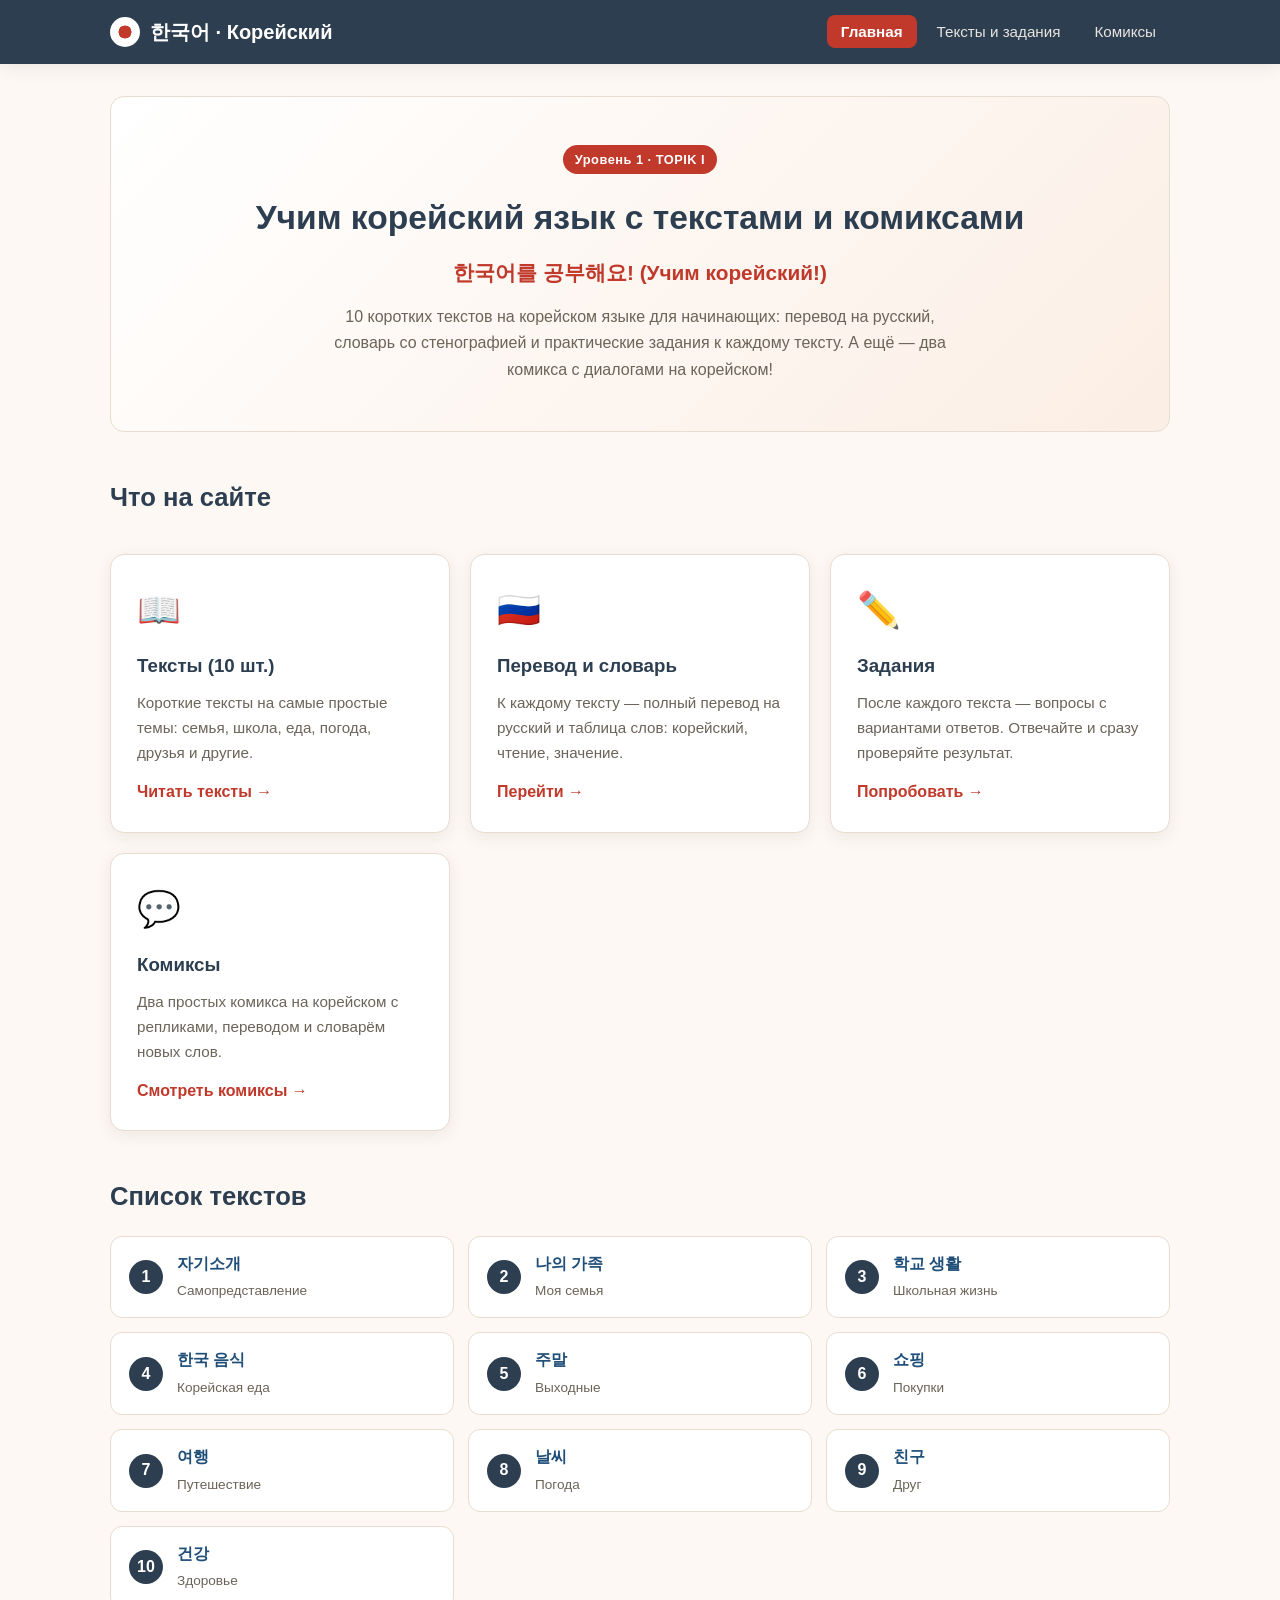
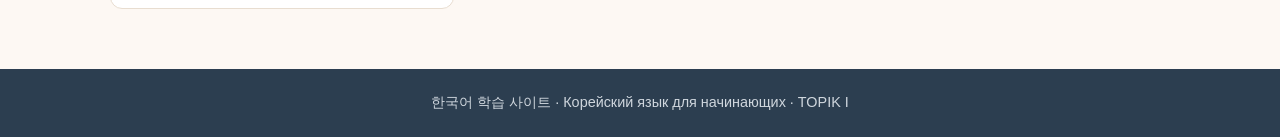
<file: index.html>
<!DOCTYPE html>
<html lang="ru">
<head>
  <meta charset="UTF-8">
  <meta name="viewport" content="width=device-width, initial-scale=1.0">
  <title>한국어 — Корейский язык | TOPIK I</title>
  <link rel="stylesheet" href="css/style.css">
  <!-- Yandex.Metrika counter -->
  <script type="text/javascript">
      (function(m,e,t,r,i,k,a){
          m[i]=m[i]||function(){(m[i].a=m[i].a||[]).push(arguments)};
          m[i].l=1*new Date();
          for (var j = 0; j < document.scripts.length; j++) {if (document.scripts[j].src === r) { return; }}
          k=e.createElement(t),a=e.getElementsByTagName(t)[0],k.async=1,k.src=r,a.parentNode.insertBefore(k,a)
      })(window, document,'script','https://mc.yandex.ru/metrika/tag.js?id=113306247', 'ym');

      ym(113306247, 'init', {ssr:true, webvisor:true, clickmap:true, ecommerce:"dataLayer", referrer: document.referrer, url: location.href, accurateTrackBounce:true, trackLinks:true});
  </script>
  <noscript><div><img src="https://mc.yandex.ru/watch/113306247" style="position:absolute; left:-9999px;" alt="" /></div></noscript>
  <!-- /Yandex.Metrika counter -->
  <!-- Yandex.Metrika counter -->
  <script type="text/javascript">
      (function(m,e,t,r,i,k,a){
          m[i]=m[i]||function(){(m[i].a=m[i].a||[]).push(arguments)};
          m[i].l=1*new Date();
          for (var j = 0; j < document.scripts.length; j++) {if (document.scripts[j].src === r) { return; }}
          k=e.createElement(t),a=e.getElementsByTagName(t)[0],k.async=1,k.src=r,a.parentNode.insertBefore(k,a)
      })(window, document,'script','https://mc.yandex.ru/metrika/tag.js?id=113307696', 'ym');

      ym(113307696, 'init', {ssr:true, webvisor:true, clickmap:true, ecommerce:"dataLayer", referrer: document.referrer, url: location.href, accurateTrackBounce:true, trackLinks:true});
  </script>
  <noscript><div><img src="https://mc.yandex.ru/watch/113307696" style="position:absolute; left:-9999px;" alt="" /></div></noscript>
  <!-- /Yandex.Metrika counter -->
</head>
<body>

<header>
  <div class="nav">
    <a class="logo" href="index.html"><span class="flag"></span>한국어 · Корейский</a>
    <nav>
      <ul>
        <li><a href="index.html" class="active">Главная</a></li>
        <li><a href="texts.html">Тексты и задания</a></li>
        <li><a href="comics.html">Комиксы</a></li>
      </ul>
    </nav>
  </div>
</header>

<main>
  <section class="hero">
    <span class="badge">Уровень 1 · TOPIK I</span>
    <h1>Учим корейский язык с текстами и комиксами</h1>
    <div class="kr">한국어를 공부해요! (Учим корейский!)</div>
    <p>
      10 коротких текстов на корейском языке для начинающих: перевод на русский,
      словарь со стенографией и практические задания к каждому тексту.
      А ещё — два комикса с диалогами на корейском!
    </p>
  </section>

  <h2 class="section-title">Что на сайте</h2>
  <div class="cards">
    <div class="card">
      <div class="icon">📖</div>
      <h3>Тексты (10 шт.)</h3>
      <p>Короткие тексты на самые простые темы: семья, школа, еда, погода, друзья и другие.</p>
      <a href="texts.html">Читать тексты →</a>
    </div>
    <div class="card">
      <div class="icon">🇷🇺</div>
      <h3>Перевод и словарь</h3>
      <p>К каждому тексту — полный перевод на русский и таблица слов: корейский, чтение, значение.</p>
      <a href="texts.html#text-1">Перейти →</a>
    </div>
    <div class="card">
      <div class="icon">✏️</div>
      <h3>Задания</h3>
      <p>После каждого текста — вопросы с вариантами ответов. Отвечайте и сразу проверяйте результат.</p>
      <a href="texts.html#text-1">Попробовать →</a>
    </div>
    <div class="card">
      <div class="icon">💬</div>
      <h3>Комиксы</h3>
      <p>Два простых комикса на корейском с репликами, переводом и словарём новых слов.</p>
      <a href="comics.html">Смотреть комиксы →</a>
    </div>
  </div>

  <h2 class="section-title">Список текстов</h2>
  <ul class="text-list">
    <li><a href="texts.html#text-1"><span class="num">1</span><span><span class="kr-title">자기소개</span><br><span class="ru-title">Самопредставление</span></span></a></li>
    <li><a href="texts.html#text-2"><span class="num">2</span><span><span class="kr-title">나의 가족</span><br><span class="ru-title">Моя семья</span></span></a></li>
    <li><a href="texts.html#text-3"><span class="num">3</span><span><span class="kr-title">학교 생활</span><br><span class="ru-title">Школьная жизнь</span></span></a></li>
    <li><a href="texts.html#text-4"><span class="num">4</span><span><span class="kr-title">한국 음식</span><br><span class="ru-title">Корейская еда</span></span></a></li>
    <li><a href="texts.html#text-5"><span class="num">5</span><span><span class="kr-title">주말</span><br><span class="ru-title">Выходные</span></span></a></li>
    <li><a href="texts.html#text-6"><span class="num">6</span><span><span class="kr-title">쇼핑</span><br><span class="ru-title">Покупки</span></span></a></li>
    <li><a href="texts.html#text-7"><span class="num">7</span><span><span class="kr-title">여행</span><br><span class="ru-title">Путешествие</span></span></a></li>
    <li><a href="texts.html#text-8"><span class="num">8</span><span><span class="kr-title">날씨</span><br><span class="ru-title">Погода</span></span></a></li>
    <li><a href="texts.html#text-9"><span class="num">9</span><span><span class="kr-title">친구</span><br><span class="ru-title">Друг</span></span></a></li>
    <li><a href="texts.html#text-10"><span class="num">10</span><span><span class="kr-title">건강</span><br><span class="ru-title">Здоровье</span></span></a></li>
  </ul>
</main>

<footer>
  한국어 학습 사이트 · Корейский язык для начинающих · TOPIK I
</footer>

<script src="js/main.js"></script>
</body>
</html>
</file>
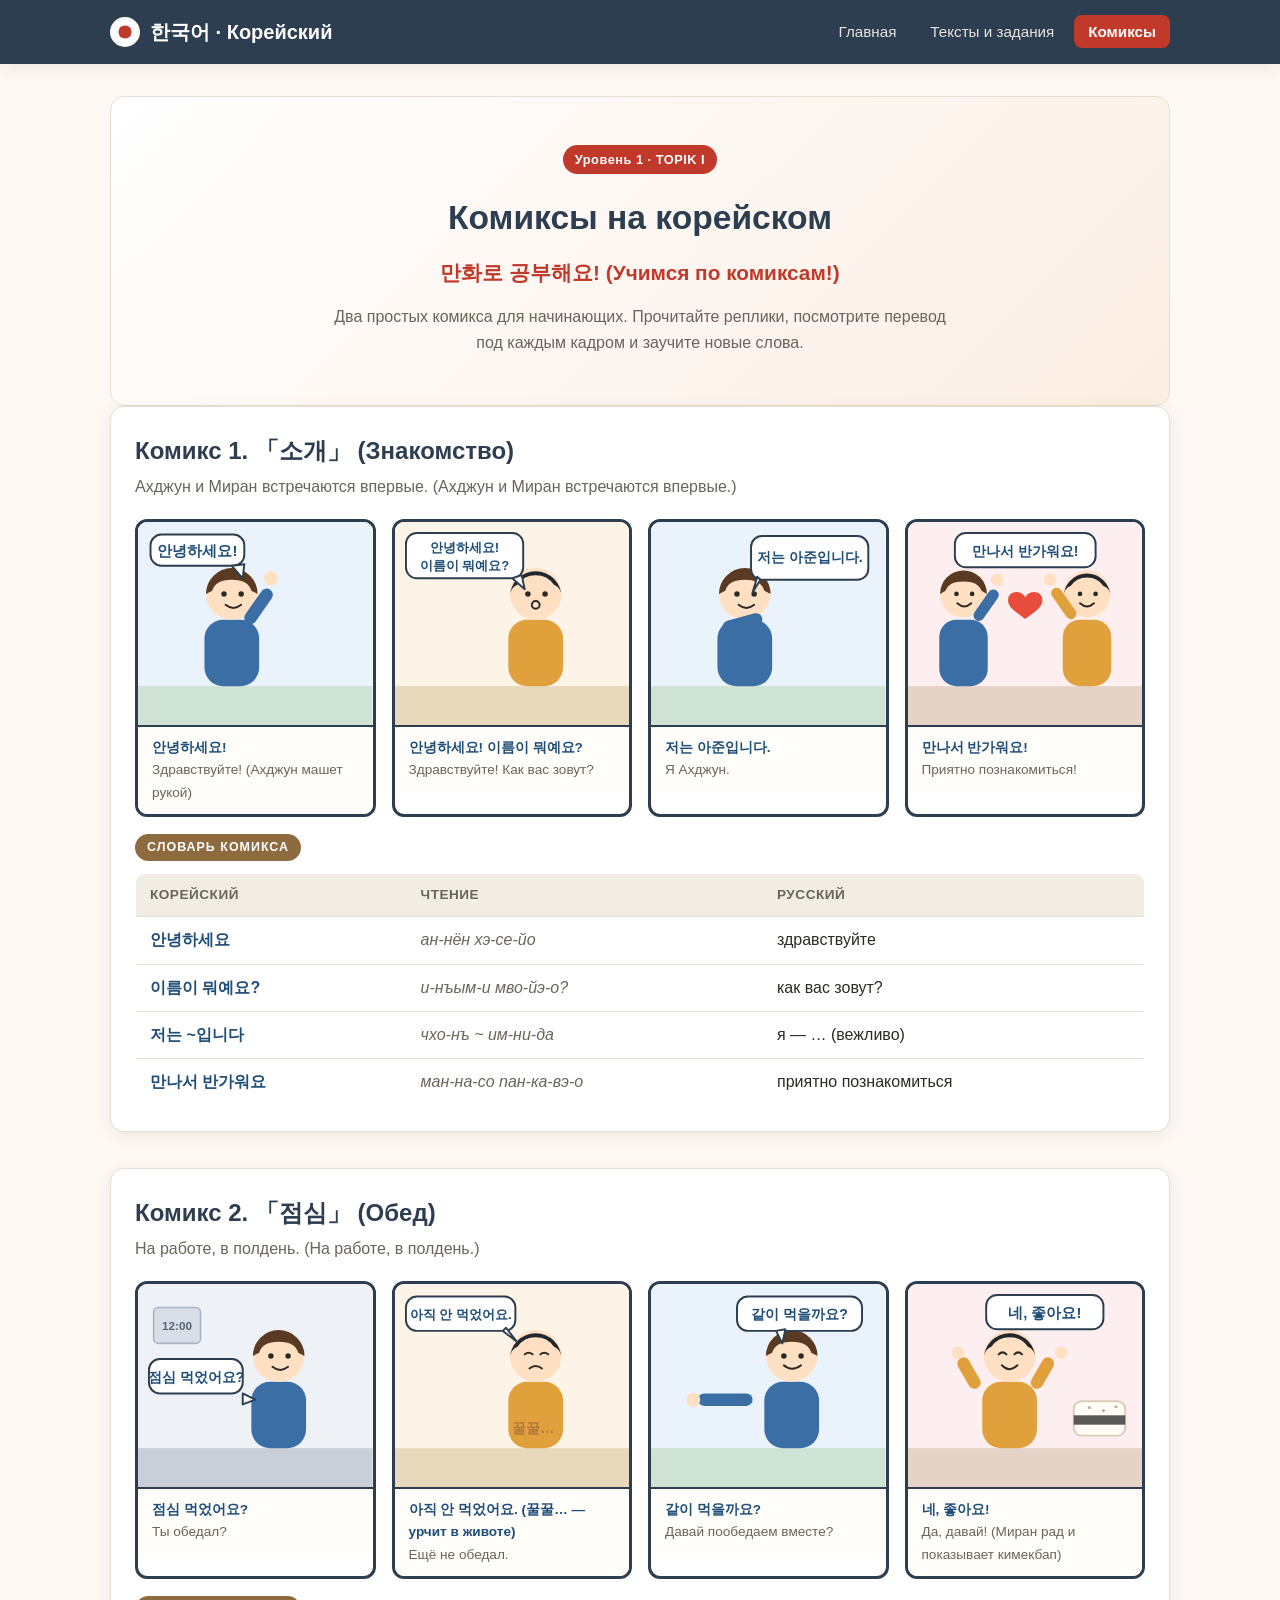
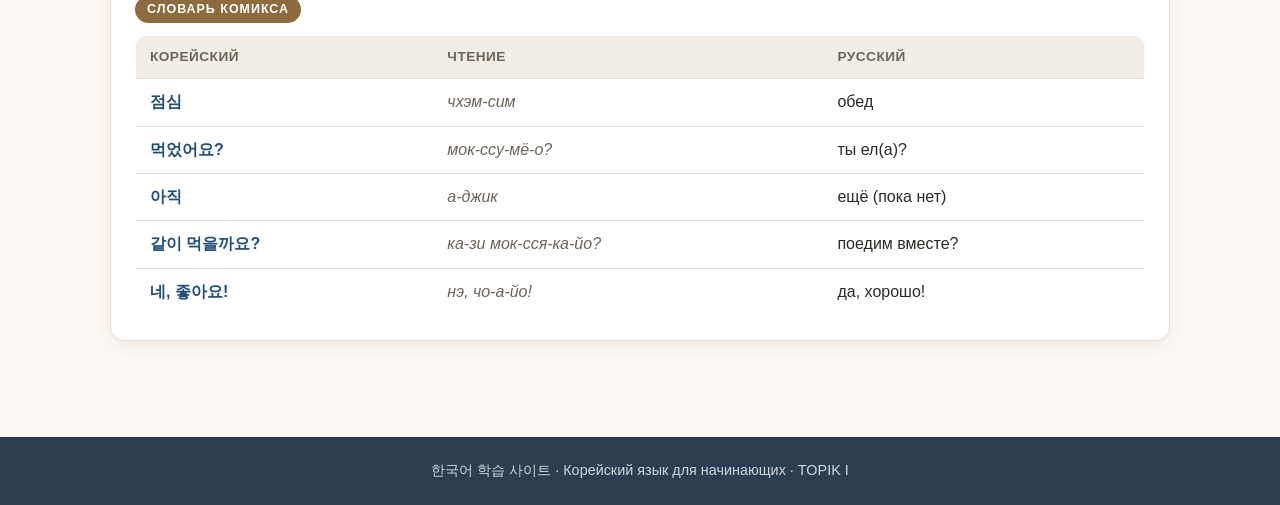
<file: comics.html>
<!DOCTYPE html>
<html lang="ru">
<head>
  <meta charset="UTF-8">
  <meta name="viewport" content="width=device-width, initial-scale=1.0">
  <title>Комиксы | 한국어 TOPIK I</title>
  <link rel="stylesheet" href="css/style.css">
  <!-- Yandex.Metrika counter -->
  <script type="text/javascript">
      (function(m,e,t,r,i,k,a){
          m[i]=m[i]||function(){(m[i].a=m[i].a||[]).push(arguments)};
          m[i].l=1*new Date();
          for (var j = 0; j < document.scripts.length; j++) {if (document.scripts[j].src === r) { return; }}
          k=e.createElement(t),a=e.getElementsByTagName(t)[0],k.async=1,k.src=r,a.parentNode.insertBefore(k,a)
      })(window, document,'script','https://mc.yandex.ru/metrika/tag.js?id=113306247', 'ym');

      ym(113306247, 'init', {ssr:true, webvisor:true, clickmap:true, ecommerce:"dataLayer", referrer: document.referrer, url: location.href, accurateTrackBounce:true, trackLinks:true});
  </script>
  <noscript><div><img src="https://mc.yandex.ru/watch/113306247" style="position:absolute; left:-9999px;" alt="" /></div></noscript>
  <!-- /Yandex.Metrika counter -->
  <!-- Yandex.Metrika counter -->
  <script type="text/javascript">
      (function(m,e,t,r,i,k,a){
          m[i]=m[i]||function(){(m[i].a=m[i].a||[]).push(arguments)};
          m[i].l=1*new Date();
          for (var j = 0; j < document.scripts.length; j++) {if (document.scripts[j].src === r) { return; }}
          k=e.createElement(t),a=e.getElementsByTagName(t)[0],k.async=1,k.src=r,a.parentNode.insertBefore(k,a)
      })(window, document,'script','https://mc.yandex.ru/metrika/tag.js?id=113307696', 'ym');

      ym(113307696, 'init', {ssr:true, webvisor:true, clickmap:true, ecommerce:"dataLayer", referrer: document.referrer, url: location.href, accurateTrackBounce:true, trackLinks:true});
  </script>
  <noscript><div><img src="https://mc.yandex.ru/watch/113307696" style="position:absolute; left:-9999px;" alt="" /></div></noscript>
  <!-- /Yandex.Metrika counter -->
</head>
<body>

<header>
  <div class="nav">
    <a class="logo" href="index.html"><span class="flag"></span>한국어 · Корейский</a>
    <nav>
      <ul>
        <li><a href="index.html">Главная</a></li>
        <li><a href="texts.html">Тексты и задания</a></li>
        <li><a href="comics.html" class="active">Комиксы</a></li>
      </ul>
    </nav>
  </div>
</header>

<main>
  <section class="hero">
    <span class="badge">Уровень 1 · TOPIK I</span>
    <h1>Комиксы на корейском</h1>
    <div class="kr">만화로 공부해요! (Учимся по комиксам!)</div>
    <p>Два простых комикса для начинающих. Прочитайте реплики, посмотрите перевод под каждым кадром и заучите новые слова.</p>
  </section>

  <!-- ==================== КОМИКС 1 ==================== -->
  <article class="comic" id="comic-1">
    <h2>Комикс 1. 「소개」 (Знакомство)</h2>
    <p class="comic-sub">Ахджун и Миран встречаются впервые. (Ахджун и Миран встречаются впервые.)</p>

    <div class="panels">
      <!-- Кадр 1 -->
      <div class="panel">
        <svg viewBox="0 0 300 260" role="img" aria-label="Ахджун машет рукой">
          <rect width="300" height="260" fill="#eaf3fb"/>
          <rect y="210" width="300" height="50" fill="#cfe3d4"/>
          <!-- Ахджун -->
          <rect x="85" y="125" width="70" height="85" rx="24" fill="#3b6ea5"/>
          <circle cx="120" cy="92" r="33" fill="#ffe0c2"/>
          <path d="M87 92 a33 33 0 0 1 66 0 l-8 -4 q-4 -14 -25 -14 q-21 0 -25 14 z" fill="#5a3a22"/>
          <circle cx="110" cy="92" r="3.5" fill="#2d2a26"/>
          <circle cx="132" cy="92" r="3.5" fill="#2d2a26"/>
          <path d="M112 106 q10 8 20 0" stroke="#2d2a26" stroke-width="2.5" fill="none" stroke-linecap="round"/>
          <!-- машущая рука -->
          <rect x="150" y="78" width="16" height="52" rx="8" fill="#3b6ea5" transform="rotate(35 150 100)"/>
          <circle cx="170" cy="72" r="9" fill="#ffe0c2"/>
          <!-- пузырь -->
          <rect x="16" y="16" width="120" height="40" rx="14" fill="#fff" stroke="#2c3e50" stroke-width="2.5"/>
          <path d="M120 56 l14 16 l2 -18 z" fill="#fff" stroke="#2c3e50" stroke-width="2.5" stroke-linejoin="round"/>
          <text x="76" y="43" text-anchor="middle" font-size="19" font-weight="700" fill="#1f4e79" font-family="sans-serif">안녕하세요!</text>
        </svg>
        <div class="panel-caption">
          <span class="kr">안녕하세요!</span><br>
          <span class="ru">Здравствуйте! (Ахджун машет рукой)</span>
        </div>
      </div>

      <!-- Кадр 2 -->
      <div class="panel">
        <svg viewBox="0 0 300 260" role="img" aria-label="Миран спрашивает имя">
          <rect width="300" height="260" fill="#fdf3e7"/>
          <rect y="210" width="300" height="50" fill="#e8d9bd"/>
          <!-- Миран -->
          <rect x="145" y="125" width="70" height="85" rx="24" fill="#e0a13c"/>
          <circle cx="180" cy="92" r="33" fill="#ffe0c2"/>
          <path d="M147 96 a33 33 0 0 1 66 0 q0 -12 -10 -16 q-8 -12 -23 -12 q-15 0 -23 12 q-10 4 -10 16 z" fill="#22262e"/>
          <circle cx="170" cy="92" r="3.5" fill="#2d2a26"/>
          <circle cx="192" cy="92" r="3.5" fill="#2d2a26"/>
          <circle cx="180" cy="106" r="5" fill="none" stroke="#2d2a26" stroke-width="2.5"/>
          <!-- пузырь -->
          <rect x="14" y="14" width="150" height="58" rx="14" fill="#fff" stroke="#2c3e50" stroke-width="2.5"/>
          <path d="M150 72 l16 14 l-4 -18 z" fill="#fff" stroke="#2c3e50" stroke-width="2.5" stroke-linejoin="round"/>
          <text x="89" y="38" text-anchor="middle" font-size="17" font-weight="700" fill="#1f4e79" font-family="sans-serif">안녕하세요!</text>
          <text x="89" y="61" text-anchor="middle" font-size="16" font-weight="700" fill="#1f4e79" font-family="sans-serif">이름이 뭐예요?</text>
        </svg>
        <div class="panel-caption">
          <span class="kr">안녕하세요! 이름이 뭐예요?</span><br>
          <span class="ru">Здравствуйте! Как вас зовут?</span>
        </div>
      </div>

      <!-- Кадр 3 -->
      <div class="panel">
        <svg viewBox="0 0 300 260" role="img" aria-label="Ахджун называет имя">
          <rect width="300" height="260" fill="#eaf3fb"/>
          <rect y="210" width="300" height="50" fill="#cfe3d4"/>
          <!-- Ахджун -->
          <rect x="85" y="125" width="70" height="85" rx="24" fill="#3b6ea5"/>
          <circle cx="120" cy="92" r="33" fill="#ffe0c2"/>
          <path d="M87 92 a33 33 0 0 1 66 0 l-8 -4 q-4 -14 -25 -14 q-21 0 -25 14 z" fill="#5a3a22"/>
          <circle cx="110" cy="92" r="3.5" fill="#2d2a26"/>
          <circle cx="132" cy="92" r="3.5" fill="#2d2a26"/>
          <path d="M112 106 q10 8 20 0" stroke="#2d2a26" stroke-width="2.5" fill="none" stroke-linecap="round"/>
          <!-- указывающий на себя жест -->
          <rect x="92" y="128" width="52" height="16" rx="8" fill="#3b6ea5" transform="rotate(-15 92 136)"/>
          <!-- пузырь -->
          <rect x="128" y="18" width="150" height="56" rx="14" fill="#fff" stroke="#2c3e50" stroke-width="2.5"/>
          <path d="M140 74 l-10 16 l6 -20 z" fill="#fff" stroke="#2c3e50" stroke-width="2.5" stroke-linejoin="round"/>
          <text x="203" y="51" text-anchor="middle" font-size="18" font-weight="700" fill="#1f4e79" font-family="sans-serif">저는 아준입니다.</text>
        </svg>
        <div class="panel-caption">
          <span class="kr">저는 아준입니다.</span><br>
          <span class="ru">Я Ахджун.</span>
        </div>
      </div>

      <!-- Кадр 4 -->
      <div class="panel">
        <svg viewBox="0 0 300 260" role="img" aria-label="Оба машут, сердечко">
          <rect width="300" height="260" fill="#fdeef0"/>
          <rect y="210" width="300" height="50" fill="#e5d3c8"/>
          <!-- Ахджун -->
          <rect x="40" y="125" width="62" height="85" rx="22" fill="#3b6ea5"/>
          <circle cx="71" cy="92" r="30" fill="#ffe0c2"/>
          <path d="M41 92 a30 30 0 0 1 60 0 l-7 -4 q-4 -12 -23 -12 q-19 0 -23 12 z" fill="#5a3a22"/>
          <circle cx="62" cy="92" r="3" fill="#2d2a26"/>
          <circle cx="82" cy="92" r="3" fill="#2d2a26"/>
          <path d="M63 104 q9 8 18 0" stroke="#2d2a26" stroke-width="2.5" fill="none" stroke-linecap="round"/>
          <rect x="96" y="80" width="14" height="46" rx="7" fill="#3b6ea5" transform="rotate(35 96 100)"/>
          <circle cx="114" cy="74" r="8" fill="#ffe0c2"/>
          <!-- Миран -->
          <rect x="198" y="125" width="62" height="85" rx="22" fill="#e0a13c"/>
          <circle cx="229" cy="92" r="30" fill="#ffe0c2"/>
          <path d="M199 96 a30 30 0 0 1 60 0 q0 -11 -9 -14 q-7 -11 -21 -11 q-14 0 -21 11 q-9 3 -9 14 z" fill="#22262e"/>
          <circle cx="220" cy="92" r="3" fill="#2d2a26"/>
          <circle cx="240" cy="92" r="3" fill="#2d2a26"/>
          <path d="M220 104 q9 8 18 0" stroke="#2d2a26" stroke-width="2.5" fill="none" stroke-linecap="round"/>
          <rect x="190" y="80" width="14" height="46" rx="7" fill="#e0a13c" transform="rotate(-35 200 100)"/>
          <circle cx="182" cy="74" r="8" fill="#ffe0c2"/>
          <!-- сердечко -->
          <path d="M150 96 c-6 -10 -22 -8 -22 4 c0 10 12 16 22 24 c10 -8 22 -14 22 -24 c0 -12 -16 -14 -22 -4 z" fill="#e74c3c"/>
          <!-- пузырь -->
          <rect x="60" y="14" width="180" height="44" rx="14" fill="#fff" stroke="#2c3e50" stroke-width="2.5"/>
          <text x="150" y="43" text-anchor="middle" font-size="18" font-weight="700" fill="#1f4e79" font-family="sans-serif">만나서 반가워요!</text>
        </svg>
        <div class="panel-caption">
          <span class="kr">만나서 반가워요!</span><br>
          <span class="ru">Приятно познакомиться!</span>
        </div>
      </div>
    </div>

    <div class="comic-dict">
      <span class="block-label dict-label">Словарь комикса</span>
      <table class="dict-table">
        <tr><th>Корейский</th><th>Чтение</th><th>Русский</th></tr>
        <tr><td class="kr">안녕하세요</td><td class="rn">ан-нён хэ-се-йо</td><td>здравствуйте</td></tr>
        <tr><td class="kr">이름이 뭐예요?</td><td class="rn">и-нъым-и мво-йэ-о?</td><td>как вас зовут?</td></tr>
        <tr><td class="kr">저는 ~입니다</td><td class="rn">чхо-нъ ~ им-ни-да</td><td>я — … (вежливо)</td></tr>
        <tr><td class="kr">만나서 반가워요</td><td class="rn">ман-на-со пан-ка-вэ-о</td><td>приятно познакомиться</td></tr>
      </table>
    </div>
  </article>

  <!-- ==================== КОМИКС 2 ==================== -->
  <article class="comic" id="comic-2">
    <h2>Комикс 2. 「점심」 (Обед)</h2>
    <p class="comic-sub">На работе, в полдень. (На работе, в полдень.)</p>

    <div class="panels">
      <!-- Кадр 1 -->
      <div class="panel">
        <svg viewBox="0 0 300 260" role="img" aria-label="Ахджун спрашивает, ел ли Миран">
          <rect width="300" height="260" fill="#eef1f5"/>
          <rect y="210" width="300" height="50" fill="#c9cfd8"/>
          <rect x="20" y="30" width="60" height="46" rx="6" fill="#d8dee8" stroke="#aab3c2" stroke-width="2"/>
          <text x="50" y="59" text-anchor="middle" font-size="15" font-weight="700" fill="#5a6474" font-family="sans-serif">12:00</text>
          <!-- Ахджун -->
          <rect x="145" y="125" width="70" height="85" rx="24" fill="#3b6ea5"/>
          <circle cx="180" cy="92" r="33" fill="#ffe0c2"/>
          <path d="M147 92 a33 33 0 0 1 66 0 l-8 -4 q-4 -14 -25 -14 q-21 0 -25 14 z" fill="#5a3a22"/>
          <circle cx="170" cy="92" r="3.5" fill="#2d2a26"/>
          <circle cx="192" cy="92" r="3.5" fill="#2d2a26"/>
          <path d="M172 106 q10 8 20 0" stroke="#2d2a26" stroke-width="2.5" fill="none" stroke-linecap="round"/>
          <!-- пузырь -->
          <rect x="14" y="96" width="120" height="44" rx="14" fill="#fff" stroke="#2c3e50" stroke-width="2.5"/>
          <path d="M134 140 l16 8 l-16 6 z" fill="#fff" stroke="#2c3e50" stroke-width="2.5" stroke-linejoin="round"/>
          <text x="74" y="125" text-anchor="middle" font-size="18" font-weight="700" fill="#1f4e79" font-family="sans-serif">점심 먹었어요?</text>
        </svg>
        <div class="panel-caption">
          <span class="kr">점심 먹었어요?</span><br>
          <span class="ru">Ты обедал?</span>
        </div>
      </div>

      <!-- Кадр 2 -->
      <div class="panel">
        <svg viewBox="0 0 300 260" role="img" aria-label="Миран голодный">
          <rect width="300" height="260" fill="#fdf3e7"/>
          <rect y="210" width="300" height="50" fill="#e8d9bd"/>
          <!-- Миран -->
          <rect x="145" y="125" width="70" height="85" rx="24" fill="#e0a13c"/>
          <circle cx="180" cy="92" r="33" fill="#ffe0c2"/>
          <path d="M147 96 a33 33 0 0 1 66 0 q0 -12 -10 -16 q-8 -12 -23 -12 q-15 0 -23 12 q-10 4 -10 16 z" fill="#22262e"/>
          <path d="M166 90 q5 -4 10 0" stroke="#2d2a26" stroke-width="2.5" fill="none" stroke-linecap="round"/>
          <path d="M186 90 q5 -4 10 0" stroke="#2d2a26" stroke-width="2.5" fill="none" stroke-linecap="round"/>
          <path d="M172 108 q8 -6 16 0" stroke="#2d2a26" stroke-width="2.5" fill="none" stroke-linecap="round"/>
          <!-- урчание в животе -->
          <text x="150" y="190" font-size="18" font-weight="700" fill="#b0793a" font-family="sans-serif">꿀꿀…</text>
          <!-- пузырь -->
          <rect x="14" y="16" width="140" height="44" rx="14" fill="#fff" stroke="#2c3e50" stroke-width="2.5"/>
          <path d="M138 60 l18 14 l-14 -18 z" fill="#fff" stroke="#2c3e50" stroke-width="2.5" stroke-linejoin="round"/>
          <text x="84" y="45" text-anchor="middle" font-size="17" font-weight="700" fill="#1f4e79" font-family="sans-serif">아직 안 먹었어요.</text>
        </svg>
        <div class="panel-caption">
          <span class="kr">아직 안 먹었어요. (꿀꿀… — урчит в животе)</span><br>
          <span class="ru">Ещё не обедал.</span>
        </div>
      </div>

      <!-- Кадр 3 -->
      <div class="panel">
        <svg viewBox="0 0 300 260" role="img" aria-label="Ахджун приглашает обедать вместе">
          <rect width="300" height="260" fill="#eaf3fb"/>
          <rect y="210" width="300" height="50" fill="#cfe3d4"/>
          <!-- Ахджун -->
          <rect x="145" y="125" width="70" height="85" rx="24" fill="#3b6ea5"/>
          <circle cx="180" cy="92" r="33" fill="#ffe0c2"/>
          <path d="M147 92 a33 33 0 0 1 66 0 l-8 -4 q-4 -14 -25 -14 q-21 0 -25 14 z" fill="#5a3a22"/>
          <circle cx="170" cy="92" r="3.5" fill="#2d2a26"/>
          <circle cx="192" cy="92" r="3.5" fill="#2d2a26"/>
          <path d="M170 104 q10 9 22 0" stroke="#2d2a26" stroke-width="2.5" fill="none" stroke-linecap="round"/>
          <!-- протянутая рука -->
          <rect x="60" y="140" width="70" height="16" rx="8" fill="#3b6ea5"/>
          <circle cx="54" cy="148" r="9" fill="#ffe0c2"/>
          <!-- пузырь -->
          <rect x="110" y="16" width="160" height="44" rx="14" fill="#fff" stroke="#2c3e50" stroke-width="2.5"/>
          <path d="M160 60 l8 16 l4 -18 z" fill="#fff" stroke="#2c3e50" stroke-width="2.5" stroke-linejoin="round"/>
          <text x="190" y="45" text-anchor="middle" font-size="18" font-weight="700" fill="#1f4e79" font-family="sans-serif">같이 먹을까요?</text>
        </svg>
        <div class="panel-caption">
          <span class="kr">같이 먹을까요?</span><br>
          <span class="ru">Давай пообедаем вместе?</span>
        </div>
      </div>

      <!-- Кадр 4 -->
      <div class="panel">
        <svg viewBox="0 0 300 260" role="img" aria-label="Миран рад, рисовый шарик">
          <rect width="300" height="260" fill="#fdeef0"/>
          <rect y="210" width="300" height="50" fill="#e5d3c8"/>
          <!-- Миран -->
          <rect x="95" y="125" width="70" height="85" rx="24" fill="#e0a13c"/>
          <circle cx="130" cy="92" r="33" fill="#ffe0c2"/>
          <path d="M97 96 a33 33 0 0 1 66 0 q0 -12 -10 -16 q-8 -12 -23 -12 q-15 0 -23 12 q-10 4 -10 16 z" fill="#22262e"/>
          <path d="M116 90 q5 -5 10 0" stroke="#2d2a26" stroke-width="2.5" fill="none" stroke-linecap="round"/>
          <path d="M136 90 q5 -5 10 0" stroke="#2d2a26" stroke-width="2.5" fill="none" stroke-linecap="round"/>
          <path d="M120 104 q10 10 20 0" stroke="#2d2a26" stroke-width="2.5" fill="none" stroke-linecap="round"/>
          <!-- руки вверх -->
          <rect x="70" y="92" width="16" height="44" rx="8" fill="#e0a13c" transform="rotate(-30 78 114)"/>
          <rect x="164" y="92" width="16" height="44" rx="8" fill="#e0a13c" transform="rotate(30 172 114)"/>
          <circle cx="64" cy="88" r="8" fill="#ffe0c2"/>
          <circle cx="196" cy="88" r="8" fill="#ffe0c2"/>
          <!-- рисовый шарик кимекбап -->
          <rect x="212" y="150" width="66" height="44" rx="10" fill="#fffdf5" stroke="#d9cdb8" stroke-width="2.5"/>
          <rect x="212" y="168" width="66" height="12" fill="#3d3d3d" opacity="0.85"/>
          <circle cx="232" cy="158" r="2" fill="#b8ad97"/>
          <circle cx="250" cy="162" r="2" fill="#b8ad97"/>
          <circle cx="266" cy="157" r="2" fill="#b8ad97"/>
          <!-- пузырь -->
          <rect x="100" y="14" width="150" height="44" rx="14" fill="#fff" stroke="#2c3e50" stroke-width="2.5"/>
          <text x="175" y="43" text-anchor="middle" font-size="19" font-weight="700" fill="#1f4e79" font-family="sans-serif">네, 좋아요!</text>
        </svg>
        <div class="panel-caption">
          <span class="kr">네, 좋아요!</span><br>
          <span class="ru">Да, давай! (Миран рад и показывает кимекбап)</span>
        </div>
      </div>
    </div>

    <div class="comic-dict">
      <span class="block-label dict-label">Словарь комикса</span>
      <table class="dict-table">
        <tr><th>Корейский</th><th>Чтение</th><th>Русский</th></tr>
        <tr><td class="kr">점심</td><td class="rn">чхэм-сим</td><td>обед</td></tr>
        <tr><td class="kr">먹었어요?</td><td class="rn">мок-ссу-мё-о?</td><td>ты ел(а)?</td></tr>
        <tr><td class="kr">아직</td><td class="rn">а-джик</td><td>ещё (пока нет)</td></tr>
        <tr><td class="kr">같이 먹을까요?</td><td class="rn">ка-зи мок-сся-ка-йо?</td><td>поедим вместе?</td></tr>
        <tr><td class="kr">네, 좋아요!</td><td class="rn">нэ, чо-а-йо!</td><td>да, хорошо!</td></tr>
      </table>
    </div>
  </article>

</main>

<footer>
  한국어 학습 사이트 · Корейский язык для начинающих · TOPIK I
</footer>

<script src="js/main.js"></script>
</body>
</html>
</file>
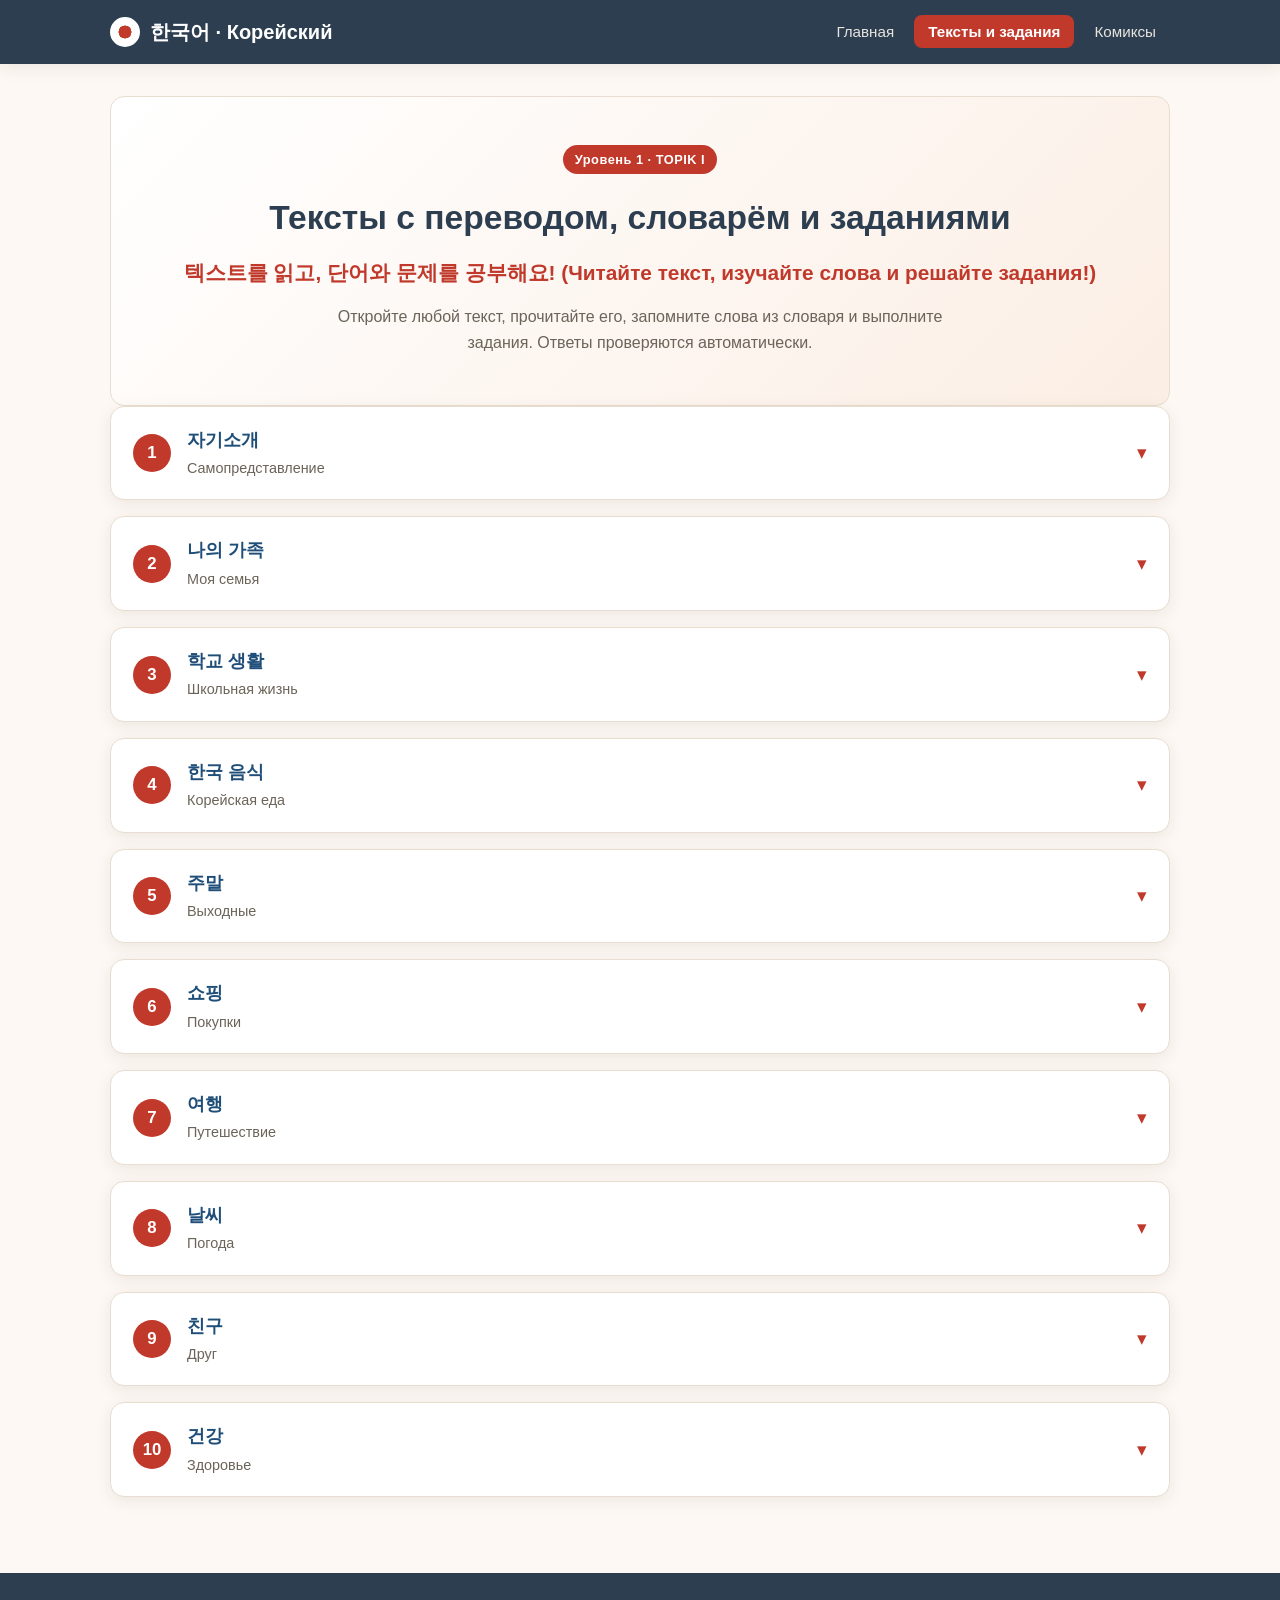
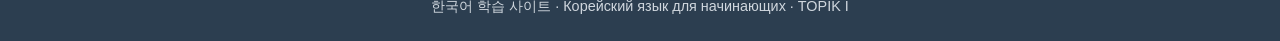
<file: texts.html>
<!DOCTYPE html>
<html lang="ru">
<head>
  <meta charset="UTF-8">
  <meta name="viewport" content="width=device-width, initial-scale=1.0">
  <title>Тексты и задания | 한국어 TOPIK I</title>
  <link rel="stylesheet" href="css/style.css">
  <!-- Yandex.Metrika counter -->
  <script type="text/javascript">
      (function(m,e,t,r,i,k,a){
          m[i]=m[i]||function(){(m[i].a=m[i].a||[]).push(arguments)};
          m[i].l=1*new Date();
          for (var j = 0; j < document.scripts.length; j++) {if (document.scripts[j].src === r) { return; }}
          k=e.createElement(t),a=e.getElementsByTagName(t)[0],k.async=1,k.src=r,a.parentNode.insertBefore(k,a)
      })(window, document,'script','https://mc.yandex.ru/metrika/tag.js?id=113306247', 'ym');

      ym(113306247, 'init', {ssr:true, webvisor:true, clickmap:true, ecommerce:"dataLayer", referrer: document.referrer, url: location.href, accurateTrackBounce:true, trackLinks:true});
  </script>
  <noscript><div><img src="https://mc.yandex.ru/watch/113306247" style="position:absolute; left:-9999px;" alt="" /></div></noscript>
  <!-- /Yandex.Metrika counter -->
  <!-- Yandex.Metrika counter -->
  <script type="text/javascript">
      (function(m,e,t,r,i,k,a){
          m[i]=m[i]||function(){(m[i].a=m[i].a||[]).push(arguments)};
          m[i].l=1*new Date();
          for (var j = 0; j < document.scripts.length; j++) {if (document.scripts[j].src === r) { return; }}
          k=e.createElement(t),a=e.getElementsByTagName(t)[0],k.async=1,k.src=r,a.parentNode.insertBefore(k,a)
      })(window, document,'script','https://mc.yandex.ru/metrika/tag.js?id=113307696', 'ym');

      ym(113307696, 'init', {ssr:true, webvisor:true, clickmap:true, ecommerce:"dataLayer", referrer: document.referrer, url: location.href, accurateTrackBounce:true, trackLinks:true});
  </script>
  <noscript><div><img src="https://mc.yandex.ru/watch/113307696" style="position:absolute; left:-9999px;" alt="" /></div></noscript>
  <!-- /Yandex.Metrika counter -->
</head>
<body>

<header>
  <div class="nav">
    <a class="logo" href="index.html"><span class="flag"></span>한국어 · Корейский</a>
    <nav>
      <ul>
        <li><a href="index.html">Главная</a></li>
        <li><a href="texts.html" class="active">Тексты и задания</a></li>
        <li><a href="comics.html">Комиксы</a></li>
      </ul>
    </nav>
  </div>
</header>

<main>
  <section class="hero">
    <span class="badge">Уровень 1 · TOPIK I</span>
    <h1>Тексты с переводом, словарём и заданиями</h1>
    <div class="kr">텍스트를 읽고, 단어와 문제를 공부해요! (Читайте текст, изучайте слова и решайте задания!)</div>
    <p>Откройте любой текст, прочитайте его, запомните слова из словаря и выполните задания. Ответы проверяются автоматически.</p>
  </section>

  <!-- ==================== ТЕКСТ 1 ==================== -->
  <section class="accordion-item" id="text-1">
    <button class="accordion-head">
      <span class="num">1</span>
      <span class="titles"><span class="kr">자기소개</span><br><span class="ru">Самопредставление</span></span>
      <span class="chevron">▾</span>
    </button>
    <div class="accordion-body">
      <div class="block">
        <span class="block-label kr-label">Текст на корейском</span>
        <div class="korean-text">
          안녕하세요! 저는 한국말을 배우는 학생입니다. 제 이름은 이나영입니다. 저는 러시아 사람입니다. 저는 한국말이 좋습니다.
        </div>
      </div>
      <div class="block">
        <span class="block-label ru-label">Перевод на русский</span>
        <div class="russian-text">
          Здравствуйте! Я студентка, которая учит корейский язык. Моё имя — Ли Наён. Я из России. Мне нравится корейский язык.
        </div>
      </div>
      <div class="block">
        <span class="block-label dict-label">Словарь</span>
        <table class="dict-table">
          <tr><th>Корейский</th><th>Чтение</th><th>Русский</th></tr>
          <tr><td class="kr">학생</td><td class="rn">ха-са-нъям</td><td>студент, ученик</td></tr>
          <tr><td class="kr">이름</td><td class="rn">и-нъым</td><td>имя</td></tr>
          <tr><td class="kr">사람</td><td class="rn">са-рам</td><td>человек</td></tr>
          <tr><td class="kr">배우다</td><td class="rn">пэу-да</td><td>учить, изучать</td></tr>
          <tr><td class="kr">좋다</td><td class="rn">чо-да</td><td>хороший, нравится</td></tr>
        </table>
      </div>
      <div class="block">
        <span class="block-label ex-label">Задания</span>
        <div class="exercise" data-answer="0">
          <p class="question">1. Как зовут героиню текста?</p>
          <div class="options">
            <button class="option">Ли Наён</button>
            <button class="option">Мина</button>
            <button class="option">Пак Хёнджин</button>
          </div>
          <p class="feedback"></p>
        </div>
        <div class="exercise" data-answer="1">
          <p class="question">2. Она из какой страны?</p>
          <div class="options">
            <button class="option">Корея</button>
            <button class="option">Россия</button>
            <button class="option">Япония</button>
          </div>
          <p class="feedback"></p>
        </div>
        <div class="exercise" data-answer="2">
          <p class="question">3. Что означает слово «학생»?</p>
          <div class="options">
            <button class="option">имя</button>
            <button class="option">страна</button>
            <button class="option">студент</button>
          </div>
          <p class="feedback"></p>
        </div>
      </div>
    </div>
  </section>

  <!-- ==================== ТЕКСТ 2 ==================== -->
  <section class="accordion-item" id="text-2">
    <button class="accordion-head">
      <span class="num">2</span>
      <span class="titles"><span class="kr">나의 가족</span><br><span class="ru">Моя семья</span></span>
      <span class="chevron">▾</span>
    </button>
    <div class="accordion-body">
      <div class="block">
        <span class="block-label kr-label">Текст на корейском</span>
        <div class="korean-text">
          우리 가족은 넷입니다. 아버지, 어머니, 제 형, 그리고 저입니다. 제 형은 의사입니다. 저는 학생입니다. 제 가족이 좋습니다.
        </div>
      </div>
      <div class="block">
        <span class="block-label ru-label">Перевод на русский</span>
        <div class="russian-text">
          В нашей семье четверо: отец, мать, мой старший брат и я. Мой брат — врач. Я — студент. Я люблю свою семью.
        </div>
      </div>
      <div class="block">
        <span class="block-label dict-label">Словарь</span>
        <table class="dict-table">
          <tr><th>Корейский</th><th>Чтение</th><th>Русский</th></tr>
          <tr><td class="kr">가족</td><td class="rn">га-чок</td><td>семья</td></tr>
          <tr><td class="kr">아버지</td><td class="rn">а-бъо-джи</td><td>отец</td></tr>
          <tr><td class="kr">어머니</td><td class="rn">о-мъон-ни</td><td>мать</td></tr>
          <tr><td class="kr">형</td><td class="rn">хён</td><td>старший брат</td></tr>
          <tr><td class="kr">의사</td><td class="rn">и-са</td><td>врач</td></tr>
        </table>
      </div>
      <div class="block">
        <span class="block-label ex-label">Задания</span>
        <div class="exercise" data-answer="2">
          <p class="question">1. Сколько человек в семье?</p>
          <div class="options">
            <button class="option">Три</button>
            <button class="option">Пять</button>
            <button class="option">Четыре</button>
          </div>
          <p class="feedback"></p>
        </div>
        <div class="exercise" data-answer="1">
          <p class="question">2. Кто в семье врач?</p>
          <div class="options">
            <button class="option">Отец</button>
            <button class="option">Старший брат</button>
            <button class="option">Автор текста</button>
          </div>
          <p class="feedback"></p>
        </div>
        <div class="exercise" data-answer="0">
          <p class="question">3. Что означает слово «어머니»?</p>
          <div class="options">
            <button class="option">мать</button>
            <button class="option">сестра</button>
            <button class="option">большая</button>
          </div>
          <p class="feedback"></p>
        </div>
      </div>
    </div>
  </section>

  <!-- ==================== ТЕКСТ 3 ==================== -->
  <section class="accordion-item" id="text-3">
    <button class="accordion-head">
      <span class="num">3</span>
      <span class="titles"><span class="kr">학교 생활</span><br><span class="ru">Школьная жизнь</span></span>
      <span class="chevron">▾</span>
    </button>
    <div class="accordion-body">
      <div class="block">
        <span class="block-label kr-label">Текст на корейском</span>
        <div class="korean-text">
          저는 매일 학교에 갑니다. 아침에 일곱 시에 일어나고, 아침을 먹습니다. 학교에서 한국말을 배웁니다. 학교가 좋습니다.
        </div>
      </div>
      <div class="block">
        <span class="block-label ru-label">Перевод на русский</span>
        <div class="russian-text">
          Я каждый день хожу в школу. Я встаю в семь часов утра и завтракаю. В школе я изучаю корейский язык. Школа — это хорошо.
        </div>
      </div>
      <div class="block">
        <span class="block-label dict-label">Словарь</span>
        <table class="dict-table">
          <tr><th>Корейский</th><th>Чтение</th><th>Русский</th></tr>
          <tr><td class="kr">학교</td><td class="rn">ха-кьо</td><td>школа</td></tr>
          <tr><td class="kr">매일</td><td class="rn">мэ-иль</td><td>каждый день</td></tr>
          <tr><td class="kr">아침</td><td class="rn">а-침</td><td>утро</td></tr>
          <tr><td class="kr">일어나다</td><td class="rn">ил-э-ро-на-да</td><td>вставать</td></tr>
          <tr><td class="kr">먹다</td><td class="rn">мок-да</td><td>есть (кушать)</td></tr>
        </table>
      </div>
      <div class="block">
        <span class="block-label ex-label">Задания</span>
        <div class="exercise" data-answer="0">
          <p class="question">1. Во сколько герой встаёт?</p>
          <div class="options">
            <button class="option">В 7 часов</button>
            <button class="option">В 9 часов</button>
            <button class="option">В 12 часов</button>
          </div>
          <p class="feedback"></p>
        </div>
        <div class="exercise" data-answer="2">
          <p class="question">2. Как часто он ходит в школу?</p>
          <div class="options">
            <button class="option">Один раз в неделю</button>
            <button class="option">По выходным</button>
            <button class="option">Каждый день</button>
          </div>
          <p class="feedback"></p>
        </div>
        <div class="exercise" data-answer="1">
          <p class="question">3. Что означает «일어나다»?</p>
          <div class="options">
            <button class="option">есть</button>
            <button class="option">вставать</button>
            <button class="option">спать</button>
          </div>
          <p class="feedback"></p>
        </div>
      </div>
    </div>
  </section>

  <!-- ==================== ТЕКСТ 4 ==================== -->
  <section class="accordion-item" id="text-4">
    <button class="accordion-head">
      <span class="num">4</span>
      <span class="titles"><span class="kr">한국 음식</span><br><span class="ru">Корейская еда</span></span>
      <span class="chevron">▾</span>
    </button>
    <div class="accordion-body">
      <div class="block">
        <span class="block-label kr-label">Текст на корейском</span>
        <div class="korean-text">
          저는 한국 음식을 아주 좋아합니다. 김치가 좋습니다. 비빔밥도 좋습니다. 한국에서 삼계탕을 먹었습니다. 정말 맛있어요!
        </div>
      </div>
      <div class="block">
        <span class="block-label ru-label">Перевод на русский</span>
        <div class="russian-text">
          Я очень люблю корейскую еду. Кимчи — это хорошо. Бибимпаб тоже хороший. В Корее я ел самгеттан (куриный суп с женьшенем). Очень вкусно!
        </div>
      </div>
      <div class="block">
        <span class="block-label dict-label">Словарь</span>
        <table class="dict-table">
          <tr><th>Корейский</th><th>Чтение</th><th>Русский</th></tr>
          <tr><td class="kr">음식</td><td class="rn">ым-сик</td><td>еда</td></tr>
          <tr><td class="kr">좋아하다</td><td class="rn">чо-а-ха-да</td><td>нравиться</td></tr>
          <tr><td class="kr">맛있다</td><td class="rn">мас-ис-сда</td><td>вкусный</td></tr>
          <tr><td class="kr">김치</td><td class="rn">ким-чи</td><td>кимчи (острый салат)</td></tr>
          <tr><td class="kr">정말</td><td class="rn">чжон-маль</td><td>действительно, очень</td></tr>
        </table>
      </div>
      <div class="block">
        <span class="block-label ex-label">Задания</span>
        <div class="exercise" data-answer="0">
          <p class="question">1. Что герой ел в Корее?</p>
          <div class="options">
            <button class="option">Самгеттан (суп)</button>
            <button class="option">Бибимпаб</button>
            <button class="option">Кимчи</button>
          </div>
          <p class="feedback"></p>
        </div>
        <div class="exercise" data-answer="1">
          <p class="question">2. Как переводится «맛있다»?</p>
          <div class="options">
            <button class="option">холодный</button>
            <button class="option">вкусный</button>
            <button class="option">горячий</button>
          </div>
          <p class="feedback"></p>
        </div>
        <div class="exercise" data-answer="2">
          <p class="question">3. Что означает «음식»?</p>
          <div class="options">
            <button class="option">вкусный</button>
            <button class="option">нравиться</button>
            <button class="option">еда</button>
          </div>
          <p class="feedback"></p>
        </div>
      </div>
    </div>
  </section>

  <!-- ==================== ТЕКСТ 5 ==================== -->
  <section class="accordion-item" id="text-5">
    <button class="accordion-head">
      <span class="num">5</span>
      <span class="titles"><span class="kr">주말</span><br><span class="ru">Выходные</span></span>
      <span class="chevron">▾</span>
    </button>
    <div class="accordion-body">
      <div class="block">
        <span class="block-label kr-label">Текст на корейском</span>
        <div class="korean-text">
          오늘 토요일입니다. 저는 아침에 늦게 일어섭니다. 오후에 친구와 쇼핑을 합니다. 저녁에 영화를 봅니다. 주말은 좋습니다.
        </div>
      </div>
      <div class="block">
        <span class="block-label ru-label">Перевод на русский</span>
        <div class="russian-text">
          Сегодня суббота. Я поздно встаю утром. Днём я хожу по магазинам с другом. Вечером я смотрю фильм. Выходные — это хорошо.
        </div>
      </div>
      <div class="block">
        <span class="block-label dict-label">Словарь</span>
        <table class="dict-table">
          <tr><th>Корейский</th><th>Чтение</th><th>Русский</th></tr>
          <tr><td class="kr">토요일</td><td class="rn">то-йоль</td><td>суббота</td></tr>
          <tr><td class="kr">친구</td><td class="rn">чhin-гу</td><td>друг</td></tr>
          <tr><td class="kr">쇼핑</td><td class="rn">шоп-ин</td><td>покупки</td></tr>
          <tr><td class="kr">영화</td><td class="rn">ён-ха</td><td>фильм</td></tr>
          <tr><td class="kr">보다</td><td class="rn">бо-да</td><td>смотреть</td></tr>
        </table>
      </div>
      <div class="block">
        <span class="block-label ex-label">Задания</span>
        <div class="exercise" data-answer="1">
          <p class="question">1. Что за день сегодня?</p>
          <div class="options">
            <button class="option">Понедельник</button>
            <button class="option">Суббота</button>
            <button class="option">Пятница</button>
          </div>
          <p class="feedback"></p>
        </div>
        <div class="exercise" data-answer="0">
          <p class="question">2. Что герой смотрит вечером?</p>
          <div class="options">
            <button class="option">Фильм</button>
            <button class="option">Книгу</button>
            <button class="option">Урок</button>
          </div>
          <p class="feedback"></p>
        </div>
        <div class="exercise" data-answer="2">
          <p class="question">3. Кто с ним ходит по магазинам?</p>
          <div class="options">
            <button class="option">Брат</button>
            <button class="option">Отец</button>
            <button class="option">Друг</button>
          </div>
          <p class="feedback"></p>
        </div>
      </div>
    </div>
  </section>

  <!-- ==================== ТЕКСТ 6 ==================== -->
  <section class="accordion-item" id="text-6">
    <button class="accordion-head">
      <span class="num">6</span>
      <span class="titles"><span class="kr">쇼핑</span><br><span class="ru">Покупки</span></span>
      <span class="chevron">▾</span>
    </button>
    <div class="accordion-body">
      <div class="block">
        <span class="block-label kr-label">Текст на корейском</span>
        <div class="korean-text">
          저는 백화점에 갔습니다. 운동화를 샀습니다. 「얼마예요?」 「이만 원이에요.」 괜찮습니다. 신발이 좋습니다.
        </div>
      </div>
      <div class="block">
        <span class="block-label ru-label">Перевод на русский</span>
        <div class="russian-text">
          Я сходил в торговый центр. Я купил кроссовки. «Сколько стоит?» «20 000 вон». Небольшая цена. Обувь хорошая.
        </div>
      </div>
      <div class="block">
        <span class="block-label dict-label">Словарь</span>
        <table class="dict-table">
          <tr><th>Корейский</th><th>Чтение</th><th>Русский</th></tr>
          <tr><td class="kr">백화점</td><td class="rn">пэ-хва-чхом</td><td>торговый центр</td></tr>
          <tr><td class="kr">사다</td><td class="rn">са-да</td><td>покупать</td></tr>
          <tr><td class="kr">얼마예요?</td><td class="rn">ол-ма-йэ-о?</td><td>сколько стоит?</td></tr>
          <tr><td class="kr">비싸다</td><td class="rn">пи-са-да</td><td>дорогой</td></tr>
          <tr><td class="kr">신발</td><td class="rn">син-парль</td><td>обувь</td></tr>
        </table>
      </div>
      <div class="block">
        <span class="block-label ex-label">Задания</span>
        <div class="exercise" data-answer="0">
          <p class="question">1. Где герой покупал обувь?</p>
          <div class="options">
            <button class="option">В торговом центре</button>
            <button class="option">В школе</button>
            <button class="option">В парке</button>
          </div>
          <p class="feedback"></p>
        </div>
        <div class="exercise" data-answer="2">
          <p class="question">2. Сколько стоят кроссовки?</p>
          <div class="options">
            <button class="option">2 000 вон</button>
            <button class="option">200 000 вон</button>
            <button class="option">20 000 вон</button>
          </div>
          <p class="feedback"></p>
        </div>
        <div class="exercise" data-answer="1">
          <p class="question">3. Как спросить «Сколько стоит?» на корейском?</p>
          <div class="options">
            <button class="option">「어디예요?」</button>
            <button class="option">「얼마예요?」</button>
            <button class="option">「지금 몇 시예요?」</button>
          </div>
          <p class="feedback"></p>
        </div>
      </div>
    </div>
  </section>

  <!-- ==================== ТЕКСТ 7 ==================== -->
  <section class="accordion-item" id="text-7">
    <button class="accordion-head">
      <span class="num">7</span>
      <span class="titles"><span class="kr">여행</span><br><span class="ru">Путешествие</span></span>
      <span class="chevron">▾</span>
    </button>
    <div class="accordion-body">
      <div class="block">
        <span class="block-label kr-label">Текст на корейском</span>
        <div class="korean-text">
          지난달에 부산에 갔습니다. 부산은 큰 도시입니다. 바다가 아름답습니다. 해운대에서 사진을 찍었습니다. 다시 가고 싶습니다.
        </div>
      </div>
      <div class="block">
        <span class="block-label ru-label">Перевод на русский</span>
        <div class="russian-text">
          В прошлом месяце я ездил в Пусан. Пусан — большой город. Море красивое. На пляже Хэундэ я сделал фотографии. Я хочу поехать ещё раз.
        </div>
      </div>
      <div class="block">
        <span class="block-label dict-label">Словарь</span>
        <table class="dict-table">
          <tr><th>Корейский</th><th>Чтение</th><th>Русский</th></tr>
          <tr><td class="kr">도시</td><td class="rn">то-си</td><td>город</td></tr>
          <tr><td class="kr">바다</td><td class="rn">ба-да</td><td>море</td></tr>
          <tr><td class="kr">아름답다</td><td class="rn">а-лым-дап-та</td><td>красивый</td></tr>
          <tr><td class="kr">사진</td><td class="rn">са-джин</td><td>фотография</td></tr>
          <tr><td class="kr">가고 싶다</td><td class="rn">ка-го си-да</td><td>хочу поехать</td></tr>
        </table>
      </div>
      <div class="block">
        <span class="block-label ex-label">Задания</span>
        <div class="exercise" data-answer="1">
          <p class="question">1. В какой город герой ездил?</p>
          <div class="options">
            <button class="option">Сеул</button>
            <button class="option">Пусан</button>
            <button class="option">Дэгу</button>
          </div>
          <p class="feedback"></p>
        </div>
        <div class="exercise" data-answer="0">
          <p class="question">2. Что герой делал на пляже Хэундэ?</p>
          <div class="options">
            <button class="option">Сделал фотографии</button>
            <button class="option">Плыл в море</button>
            <button class="option">Спал</button>
          </div>
          <p class="feedback"></p>
        </div>
        <div class="exercise" data-answer="2">
          <p class="question">3. Как переводится «바다»?</p>
          <div class="options">
            <button class="option">город</button>
            <button class="option">фотография</button>
            <button class="option">море</button>
          </div>
          <p class="feedback"></p>
        </div>
      </div>
    </div>
  </section>

  <!-- ==================== ТЕКСТ 8 ==================== -->
  <section class="accordion-item" id="text-8">
    <button class="accordion-head">
      <span class="num">8</span>
      <span class="titles"><span class="kr">날씨</span><br><span class="ru">Погода</span></span>
      <span class="chevron">▾</span>
    </button>
    <div class="accordion-body">
      <div class="block">
        <span class="block-label kr-label">Текст на корейском</span>
        <div class="korean-text">
          오늘 날씨가 좋습니다. 날이 춥지 않고, 따뜻합니다. 비가 오지 않습니다. 밖에 갑시다. 함께 산책을 해요!
        </div>
      </div>
      <div class="block">
        <span class="block-label ru-label">Перевод на русский</span>
        <div class="russian-text">
          Сегодня хорошая погода. Не холодно, тепло. Не идёт дождь. Пойдём на улицу. Давай прогуляемся вместе!
        </div>
      </div>
      <div class="block">
        <span class="block-label dict-label">Словарь</span>
        <table class="dict-table">
          <tr><th>Корейский</th><th>Чтение</th><th>Русский</th></tr>
          <tr><td class="kr">날씨</td><td class="rn">нал-чи</td><td>погода</td></tr>
          <tr><td class="kr">춥다</td><td class="rn">чуп-та</td><td>холодно</td></tr>
          <tr><td class="kr">따뜻하다</td><td class="rn">тта-вус-та-да</td><td>тёплый</td></tr>
          <tr><td class="kr">비</td><td class="rn">пи</td><td>дождь</td></tr>
          <tr><td class="kr">산책</td><td class="rn">сан-чхэк</td><td>прогулка</td></tr>
        </table>
      </div>
      <div class="block">
        <span class="block-label ex-label">Задания</span>
        <div class="exercise" data-answer="1">
          <p class="question">1. Какая сегодня погода?</p>
          <div class="options">
            <button class="option">Дождливая</button>
            <button class="option">Хорошая</button>
            <button class="option">Холодная</button>
          </div>
          <p class="feedback"></p>
        </div>
        <div class="exercise" data-answer="2">
          <p class="question">2. Идёт ли дождь?</p>
          <div class="options">
            <button class="option">Да, идёт</button>
            <button class="option">Не сказано</button>
            <button class="option">Нет, не идёт</button>
          </div>
          <p class="feedback"></p>
        </div>
        <div class="exercise" data-answer="0">
          <p class="question">3. Что означает「춥다」?</p>
          <div class="options">
            <button class="option">холодно</button>
            <button class="option">жарко</button>
            <button class="option">тёпло</button>
          </div>
          <p class="feedback"></p>
        </div>
      </div>
    </div>
  </section>

  <!-- ==================== ТЕКСТ 9 ==================== -->
  <section class="accordion-item" id="text-9">
    <button class="accordion-head">
      <span class="num">9</span>
      <span class="titles"><span class="kr">친구</span><br><span class="ru">Друг</span></span>
      <span class="chevron">▾</span>
    </button>
    <div class="accordion-body">
      <div class="block">
        <span class="block-label kr-label">Текст на корейском</span>
        <div class="korean-text">
          제 친구는 미나입니다. 미나는 일본에서 왔습니다. 미나는 한국말을 잘 합니다. 우리는 함께 공부하고, 함께 밥을 먹습니다. 미나가 좋습니다.
        </div>
      </div>
      <div class="block">
        <span class="block-label ru-label">Перевод на русский</span>
        <div class="russian-text">
          Моя подруга — Мина. Мина приехала из Японии. Она хорошо говорит по-корейски. Мы вместе учимся и вместе едим. Я люблю свою подругу.
        </div>
      </div>
      <div class="block">
        <span class="block-label dict-label">Словарь</span>
        <table class="dict-table">
          <tr><th>Корейский</th><th>Чтение</th><th>Русский</th></tr>
          <tr><td class="kr">친구</td><td class="rn">чhin-гу</td><td>друг</td></tr>
          <tr><td class="kr">일본</td><td class="rn">ил-пон</td><td>Япония</td></tr>
          <tr><td class="kr">함께</td><td class="rn">хам-кэ</td><td>вместе</td></tr>
          <tr><td class="kr">공부하다</td><td class="rn">кон-бу ха-да</td><td>учиться</td></tr>
          <tr><td class="kr">잘 하다</td><td class="rn">чал ха-да</td><td>хорошо делать</td></tr>
        </table>
      </div>
      <div class="block">
        <span class="block-label ex-label">Задания</span>
        <div class="exercise" data-answer="2">
          <p class="question">1. Откуда подруга героя?</p>
          <div class="options">
            <button class="option">Из Кореи</button>
            <button class="option">Из России</button>
            <button class="option">Из Японии</button>
          </div>
          <p class="feedback"></p>
        </div>
        <div class="exercise" data-answer="0">
          <p class="question">2. Что значит「함께」?</p>
          <div class="options">
            <button class="option">вместе</button>
            <button class="option">сегодня</button>
            <button class="option">завтра</button>
          </div>
          <p class="feedback"></p>
        </div>
        <div class="exercise" data-answer="1">
          <p class="question">3. Как они общаются на корейском?</p>
          <div class="options">
            <button class="option">Не говорят</button>
            <button class="option">Хорошо говорят</button>
            <button class="option">Учатся с нуля</button>
          </div>
          <p class="feedback"></p>
        </div>
      </div>
    </div>
  </section>

  <!-- ==================== ТЕКСТ 10 ==================== -->
  <section class="accordion-item" id="text-10">
    <button class="accordion-head">
      <span class="num">10</span>
      <span class="titles"><span class="kr">건강</span><br><span class="ru">Здоровье</span></span>
      <span class="chevron">▾</span>
    </button>
    <div class="accordion-body">
      <div class="block">
        <span class="block-label kr-label">Текст на корейском</span>
        <div class="korean-text">
          어제 감기에 걸렸습니다. 머리가 아파요. 그래서 병원에 갔습니다. 의사는 약을 주었습니다. 오늘은 괜찮습니다.
        </div>
      </div>
      <div class="block">
        <span class="block-label ru-label">Перевод на русский</span>
        <div class="russian-text">
          Вчера я простудился. Болит голова. Поэтому я пошёл в больницу. Врач дал лекарство. Сегодня мне уже лучше.
        </div>
      </div>
      <div class="block">
        <span class="block-label dict-label">Словарь</span>
        <table class="dict-table">
          <tr><th>Корейский</th><th>Чтение</th><th>Русский</th></tr>
          <tr><td class="kr">건강</td><td class="rn">кэ-ан-ган</td><td>здоровье</td></tr>
          <tr><td class="kr">감기</td><td class="rn">гам-ки</td><td>простуда</td></tr>
          <tr><td class="kr">아프다</td><td class="rn">ап-уда</td><td>болеть, болеть (о боли)</td></tr>
          <tr><td class="kr">병원</td><td class="rn">пон-ён</td><td>больница</td></tr>
          <tr><td class="kr">약</td><td class="rn">йок</td><td>лекарство</td></tr>
        </table>
      </div>
      <div class="block">
        <span class="block-label ex-label">Задания</span>
        <div class="exercise" data-answer="1">
          <p class="question">1. Что случилось с героем?</p>
          <div class="options">
            <button class="option">Ушиб палец</button>
            <button class="option">Простудился</button>
            <button class="option">Забыл сумку</button>
          </div>
          <p class="feedback"></p>
        </div>
        <div class="exercise" data-answer="0">
          <p class="question">2. Кто дал ему лекарство?</p>
          <div class="options">
            <button class="option">Врач</button>
            <button class="option">Друг</button>
            <button class="option">Мама</button>
          </div>
          <p class="feedback"></p>
        </div>
        <div class="exercise" data-answer="2">
          <p class="question">3. Как сейчас герой себя чувствует?</p>
          <div class="options">
            <button class="option">Ему хуже</button>
            <button class="option">Боль не проходит</button>
            <button class="option">Ему уже лучше</button>
          </div>
          <p class="feedback"></p>
        </div>
      </div>
    </div>
  </section>

</main>

<footer>
  한국어 학습 사이트 · Корейский язык для начинающих · TOPIK I
</footer>

<script src="js/main.js"></script>
</body>
</html>
</file>
<file: css/style.css>
/* =============================
   Корейский язык — TOPIK I
   Основной файл стилей
   ============================= */

:root {
  --primary: #c0392b;
  --primary-dark: #96281b;
  --accent: #2c3e50;
  --bg: #fdf8f3;
  --card-bg: #ffffff;
  --text: #2d2a26;
  --text-soft: #6b6459;
  --border: #e8ddd0;
  --success: #27ae60;
  --success-bg: #e9f9ef;
  --error: #e74c3c;
  --error-bg: #fdecea;
  --korean-blue: #1f4e79;
  --radius: 14px;
  --shadow: 0 4px 16px rgba(45, 42, 38, 0.08);
}

* {
  margin: 0;
  padding: 0;
  box-sizing: border-box;
}

html {
  scroll-behavior: smooth;
}

body {
  font-family: "Segoe UI", "Helvetica Neue", Arial, "Noto Sans KR", sans-serif;
  background: var(--bg);
  color: var(--text);
  line-height: 1.65;
}

/* ---------- Шапка и навигация ---------- */

header {
  background: var(--accent);
  color: #fff;
  position: sticky;
  top: 0;
  z-index: 100;
  box-shadow: var(--shadow);
}

.nav {
  max-width: 1100px;
  margin: 0 auto;
  padding: 0 20px;
  display: flex;
  align-items: center;
  justify-content: space-between;
  flex-wrap: wrap;
  gap: 10px;
  min-height: 64px;
}

.logo {
  font-size: 1.25rem;
  font-weight: 700;
  color: #fff;
  text-decoration: none;
  display: flex;
  align-items: center;
  gap: 10px;
}

.logo .flag {
  display: inline-flex;
  width: 30px;
  height: 30px;
  border-radius: 50%;
  background: radial-gradient(circle at 50% 50%, #c0392b 0%, #c0392b 35%, #fff 36%);
  border: 2px solid #fff;
}

nav ul {
  display: flex;
  gap: 6px;
  list-style: none;
}

nav a {
  color: #e8e4de;
  text-decoration: none;
  padding: 8px 14px;
  border-radius: 8px;
  font-size: 0.95rem;
  transition: background 0.2s, color 0.2s;
}

nav a:hover {
  background: rgba(255, 255, 255, 0.12);
  color: #fff;
}

nav a.active {
  background: var(--primary);
  color: #fff;
  font-weight: 600;
}

/* ---------- Общая разметка ---------- */

main {
  max-width: 1100px;
  margin: 0 auto;
  padding: 32px 20px 60px;
}

.hero {
  text-align: center;
  padding: 48px 20px;
  background: linear-gradient(135deg, #fff 0%, #fbeee4 100%);
  border-radius: var(--radius);
  border: 1px solid var(--border);
}

.hero h1 {
  font-size: 2.1rem;
  color: var(--accent);
  margin-bottom: 10px;
}

.hero .kr {
  font-size: 1.3rem;
  color: var(--primary);
  font-weight: 600;
  margin-bottom: 14px;
}

.hero p {
  color: var(--text-soft);
  max-width: 640px;
  margin: 0 auto;
}

.badge {
  display: inline-block;
  background: var(--primary);
  color: #fff;
  font-size: 0.8rem;
  font-weight: 700;
  padding: 4px 12px;
  border-radius: 999px;
  margin-bottom: 16px;
  letter-spacing: 0.5px;
}

/* ---------- Карточки на главной ---------- */

.cards {
  display: grid;
  grid-template-columns: repeat(auto-fit, minmax(260px, 1fr));
  gap: 20px;
  margin-top: 36px;
}

.card {
  background: var(--card-bg);
  border: 1px solid var(--border);
  border-radius: var(--radius);
  padding: 26px;
  box-shadow: var(--shadow);
  transition: transform 0.2s, box-shadow 0.2s;
}

.card:hover {
  transform: translateY(-4px);
  box-shadow: 0 8px 24px rgba(45, 42, 38, 0.14);
}

.card .icon {
  font-size: 2.2rem;
  margin-bottom: 12px;
}

.card h3 {
  color: var(--accent);
  margin-bottom: 8px;
}

.card p {
  color: var(--text-soft);
  font-size: 0.95rem;
}

.card a {
  display: inline-block;
  margin-top: 14px;
  color: var(--primary);
  font-weight: 600;
  text-decoration: none;
}

.card a:hover {
  text-decoration: underline;
}

.section-title {
  font-size: 1.6rem;
  color: var(--accent);
  margin: 44px 0 18px;
}

/* ---------- Список текстов (главная) ---------- */

.text-list {
  display: grid;
  grid-template-columns: repeat(auto-fill, minmax(300px, 1fr));
  gap: 14px;
  list-style: none;
}

.text-list a {
  display: flex;
  align-items: center;
  gap: 14px;
  background: var(--card-bg);
  border: 1px solid var(--border);
  border-radius: 12px;
  padding: 14px 18px;
  text-decoration: none;
  color: var(--text);
  transition: border-color 0.2s, background 0.2s;
}

.text-list a:hover {
  border-color: var(--primary);
  background: #fff9f5;
}

.text-list .num {
  background: var(--accent);
  color: #fff;
  width: 34px;
  height: 34px;
  min-width: 34px;
  border-radius: 50%;
  display: flex;
  align-items: center;
  justify-content: center;
  font-weight: 700;
}

.text-list .kr-title {
  font-weight: 700;
  color: var(--korean-blue);
}

.text-list .ru-title {
  font-size: 0.85rem;
  color: var(--text-soft);
}

/* ---------- Акордеон с текстами ---------- */

.accordion-item {
  background: var(--card-bg);
  border: 1px solid var(--border);
  border-radius: var(--radius);
  margin-bottom: 16px;
  overflow: hidden;
  box-shadow: var(--shadow);
}

.accordion-head {
  width: 100%;
  display: flex;
  align-items: center;
  gap: 16px;
  padding: 18px 22px;
  background: none;
  border: none;
  cursor: pointer;
  font: inherit;
  text-align: left;
}

.accordion-head .num {
  background: var(--primary);
  color: #fff;
  width: 38px;
  height: 38px;
  min-width: 38px;
  border-radius: 50%;
  display: flex;
  align-items: center;
  justify-content: center;
  font-weight: 700;
  font-size: 1.05rem;
}

.accordion-head .titles {
  flex: 1;
}

.accordion-head .kr {
  font-size: 1.15rem;
  font-weight: 700;
  color: var(--korean-blue);
}

.accordion-head .ru {
  font-size: 0.9rem;
  color: var(--text-soft);
}

.accordion-head .chevron {
  font-size: 1.2rem;
  color: var(--primary);
  transition: transform 0.25s;
}

.accordion-item.open .chevron {
  transform: rotate(180deg);
}

.accordion-body {
  display: none;
  padding: 4px 22px 24px;
  border-top: 1px dashed var(--border);
}

.accordion-item.open .accordion-body {
  display: block;
}

/* ---------- Блоки внутри текста ---------- */

.block {
  margin-top: 20px;
}

.block-label {
  display: inline-block;
  font-size: 0.78rem;
  font-weight: 700;
  text-transform: uppercase;
  letter-spacing: 1px;
  color: #fff;
  padding: 3px 12px;
  border-radius: 999px;
  margin-bottom: 12px;
}

.block-label.kr-label { background: var(--korean-blue); }
.block-label.ru-label { background: var(--accent); }
.block-label.dict-label { background: #8e6b3e; }
.block-label.ex-label { background: var(--primary); }

.korean-text {
  background: #f4f8fc;
  border-left: 4px solid var(--korean-blue);
  border-radius: 8px;
  padding: 16px 20px;
  font-size: 1.08rem;
  line-height: 2;
}

.russian-text {
  background: #f7f6f3;
  border-left: 4px solid var(--accent);
  border-radius: 8px;
  padding: 14px 20px;
  color: var(--text-soft);
}

/* ---------- Словарь ---------- */

.dict-table {
  width: 100%;
  border-collapse: collapse;
  background: #fff;
  border: 1px solid var(--border);
  border-radius: 10px;
  overflow: hidden;
}

.dict-table th {
  background: #f2ede4;
  text-align: left;
  padding: 10px 14px;
  font-size: 0.85rem;
  text-transform: uppercase;
  letter-spacing: 0.5px;
  color: var(--text-soft);
}

.dict-table td {
  padding: 10px 14px;
  border-top: 1px solid var(--border);
}

.dict-table td.kr {
  font-weight: 700;
  color: var(--korean-blue);
  white-space: nowrap;
}

.dict-table td.rn {
  color: var(--text-soft);
  font-style: italic;
  white-space: nowrap;
}

/* ---------- Задания ---------- */

.exercise {
  background: #fffaf7;
  border: 1px solid var(--border);
  border-radius: 10px;
  padding: 16px 18px;
  margin-bottom: 14px;
}

.exercise .question {
  font-weight: 600;
  margin-bottom: 12px;
}

.options {
  display: flex;
  flex-wrap: wrap;
  gap: 10px;
}

.option {
  font: inherit;
  font-size: 0.95rem;
  padding: 8px 16px;
  border: 2px solid var(--border);
  border-radius: 999px;
  background: #fff;
  cursor: pointer;
  transition: border-color 0.15s, background 0.15s;
}

.option:hover:not(:disabled) {
  border-color: var(--primary);
}

.option:disabled {
  cursor: default;
  opacity: 0.85;
}

.option.correct {
  background: var(--success-bg);
  border-color: var(--success);
  color: var(--success);
  font-weight: 700;
}

.option.wrong {
  background: var(--error-bg);
  border-color: var(--error);
  color: var(--error);
}

.feedback {
  margin-top: 10px;
  font-size: 0.9rem;
  font-weight: 600;
  display: none;
}

.feedback.show { display: block; }
.feedback.good { color: var(--success); }
.feedback.bad { color: var(--error); }

/* ---------- Комиксы ---------- */

.comic {
  background: var(--card-bg);
  border: 1px solid var(--border);
  border-radius: var(--radius);
  box-shadow: var(--shadow);
  padding: 24px;
  margin-bottom: 36px;
}

.comic h2 {
  color: var(--accent);
  margin-bottom: 4px;
}

.comic .comic-sub {
  color: var(--text-soft);
  margin-bottom: 18px;
}

.panels {
  display: grid;
  grid-template-columns: repeat(auto-fit, minmax(220px, 1fr));
  gap: 16px;
}

.panel {
  border: 3px solid var(--accent);
  border-radius: 12px;
  overflow: hidden;
  background: #fff;
}

.panel svg {
  display: block;
  width: 100%;
  height: auto;
}

.panel-caption {
  padding: 10px 14px;
  border-top: 2px solid var(--accent);
  background: #fffdf9;
  font-size: 0.85rem;
}

.panel-caption .kr {
  font-weight: 700;
  color: var(--korean-blue);
}

.panel-caption .ru {
  color: var(--text-soft);
}

.comic-dict {
  margin-top: 16px;
}

/* ---------- Подвал ---------- */

footer {
  background: var(--accent);
  color: #cfd6dd;
  text-align: center;
  padding: 22px;
  font-size: 0.9rem;
}

/* ---------- Адаптивность ---------- */

@media (max-width: 640px) {
  .hero h1 { font-size: 1.6rem; }
  .nav { justify-content: center; }
  .korean-text { font-size: 1rem; }
}
</file>
